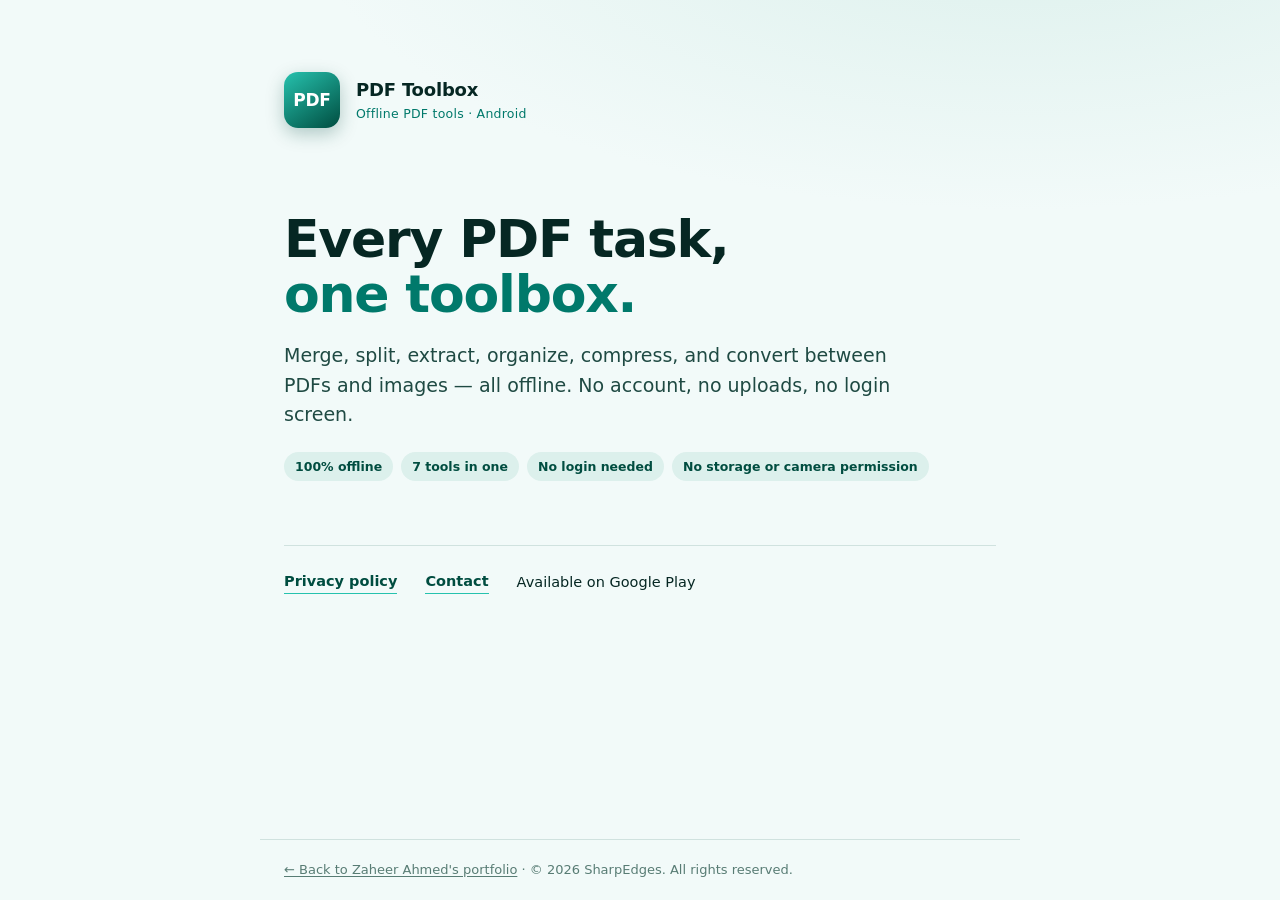
<file: pdf-toolbox.html>
<!DOCTYPE html>
<html lang="en">
<head>
<meta charset="utf-8">
<meta name="viewport" content="width=device-width, initial-scale=1">
<title>PDF Toolbox</title>
<meta name="description" content="PDF Toolbox — an offline PDF toolkit for Android. Merge, split, extract, organize, compress and convert PDFs, all on-device.">
<style>
  :root{
    --teal-deep:#004D40;
    --teal:#00796B;
    --teal-bright:#26C2AE;
    --ink:#062723;
    --paper:#f2faf9;
    --mist:#dcf0ec;
    --line:rgba(0,77,64,.14);
  }
  *{box-sizing:border-box;margin:0;padding:0}
  html{-webkit-text-size-adjust:100%}
  body{
    font-family:"Segoe UI",system-ui,-apple-system,Roboto,Helvetica,Arial,sans-serif;
    color:var(--ink);
    background:
      radial-gradient(1200px 500px at 80% -10%, var(--mist), transparent 60%),
      var(--paper);
    line-height:1.55;
    min-height:100dvh;
    display:flex;
    flex-direction:column;
  }
  .wrap{width:100%;max-width:760px;margin:0 auto;padding:clamp(28px,6vw,72px) 24px}
  header{display:flex;align-items:center;gap:16px;margin-bottom:clamp(40px,9vw,84px)}
  .mark{
    width:56px;height:56px;flex:0 0 56px;border-radius:14px;
    background:linear-gradient(145deg,var(--teal-bright),var(--teal-deep));
    color:#fff;display:grid;place-items:center;
    font-weight:800;font-size:17px;letter-spacing:-.3px;
    box-shadow:0 6px 18px rgba(0,77,64,.28);
  }
  .brand{font-weight:700;font-size:18px;letter-spacing:-.2px}
  .brand small{display:block;font-weight:500;font-size:12.5px;color:var(--teal);letter-spacing:.02em}
  h1{
    font-size:clamp(30px,7vw,52px);
    line-height:1.05;letter-spacing:-1.2px;font-weight:800;
    margin-bottom:20px;max-width:14ch;
  }
  h1 .accent{color:var(--teal)}
  .lede{font-size:clamp(16px,2.4vw,19px);max-width:52ch;color:#1f4a43}
  .meta{
    margin-top:clamp(36px,8vw,64px);
    padding-top:24px;border-top:1px solid var(--line);
    display:flex;flex-wrap:wrap;gap:10px 28px;align-items:center;
    font-size:14.5px;
  }
  .meta a{color:var(--teal-deep);font-weight:600;text-decoration:none;border-bottom:1.5px solid var(--teal-bright);padding-bottom:1px}
  .meta a:hover{color:var(--teal)}
  .meta a:focus-visible{outline:3px solid var(--teal-bright);outline-offset:3px;border-radius:3px}
  .tags{display:flex;flex-wrap:wrap;gap:8px;margin-top:22px}
  .tag{font-size:12.5px;font-weight:600;color:var(--teal-deep);background:var(--mist);padding:5px 11px;border-radius:999px}
  footer{margin-top:auto}
  .foot{max-width:760px;margin:0 auto;padding:20px 24px;color:#587c74;font-size:13px;border-top:1px solid var(--line)}
  @media (prefers-reduced-motion:no-preference){
    .mark{transition:transform .25s ease}
    .mark:hover{transform:translateY(-2px) rotate(-3deg)}
  }
</style>
</head>
<body>
  <div class="wrap">
    <header>
      <div class="mark" aria-hidden="true">PDF</div>
      <div class="brand">PDF Toolbox<small>Offline PDF tools · Android</small></div>
    </header>

    <main>
      <h1>Every PDF task, <span class="accent">one toolbox.</span></h1>
      <p class="lede">Merge, split, extract, organize, compress, and convert between PDFs and images — all offline. No account, no uploads, no login screen.</p>

      <div class="tags">
        <span class="tag">100% offline</span>
        <span class="tag">7 tools in one</span>
        <span class="tag">No login needed</span>
        <span class="tag">No storage or camera permission</span>
      </div>

      <div class="meta">
        <a href="privacy.html">Privacy policy</a>
        <a href="mailto:zaheerpoei@gmail.com">Contact</a>
        <span>Available on Google Play</span>
      </div>
    </main>
  </div>

  <footer>
    <div class="foot"><a href="/" style="color:inherit;text-decoration:underline;text-underline-offset:2px;">← Back to Zaheer Ahmed's portfolio</a> · © <span id="y"></span> SharpEdges. All rights reserved.</div>
  </footer>
  <script>document.getElementById('y').textContent=new Date().getFullYear();</script>
</body>
</html>
</file>
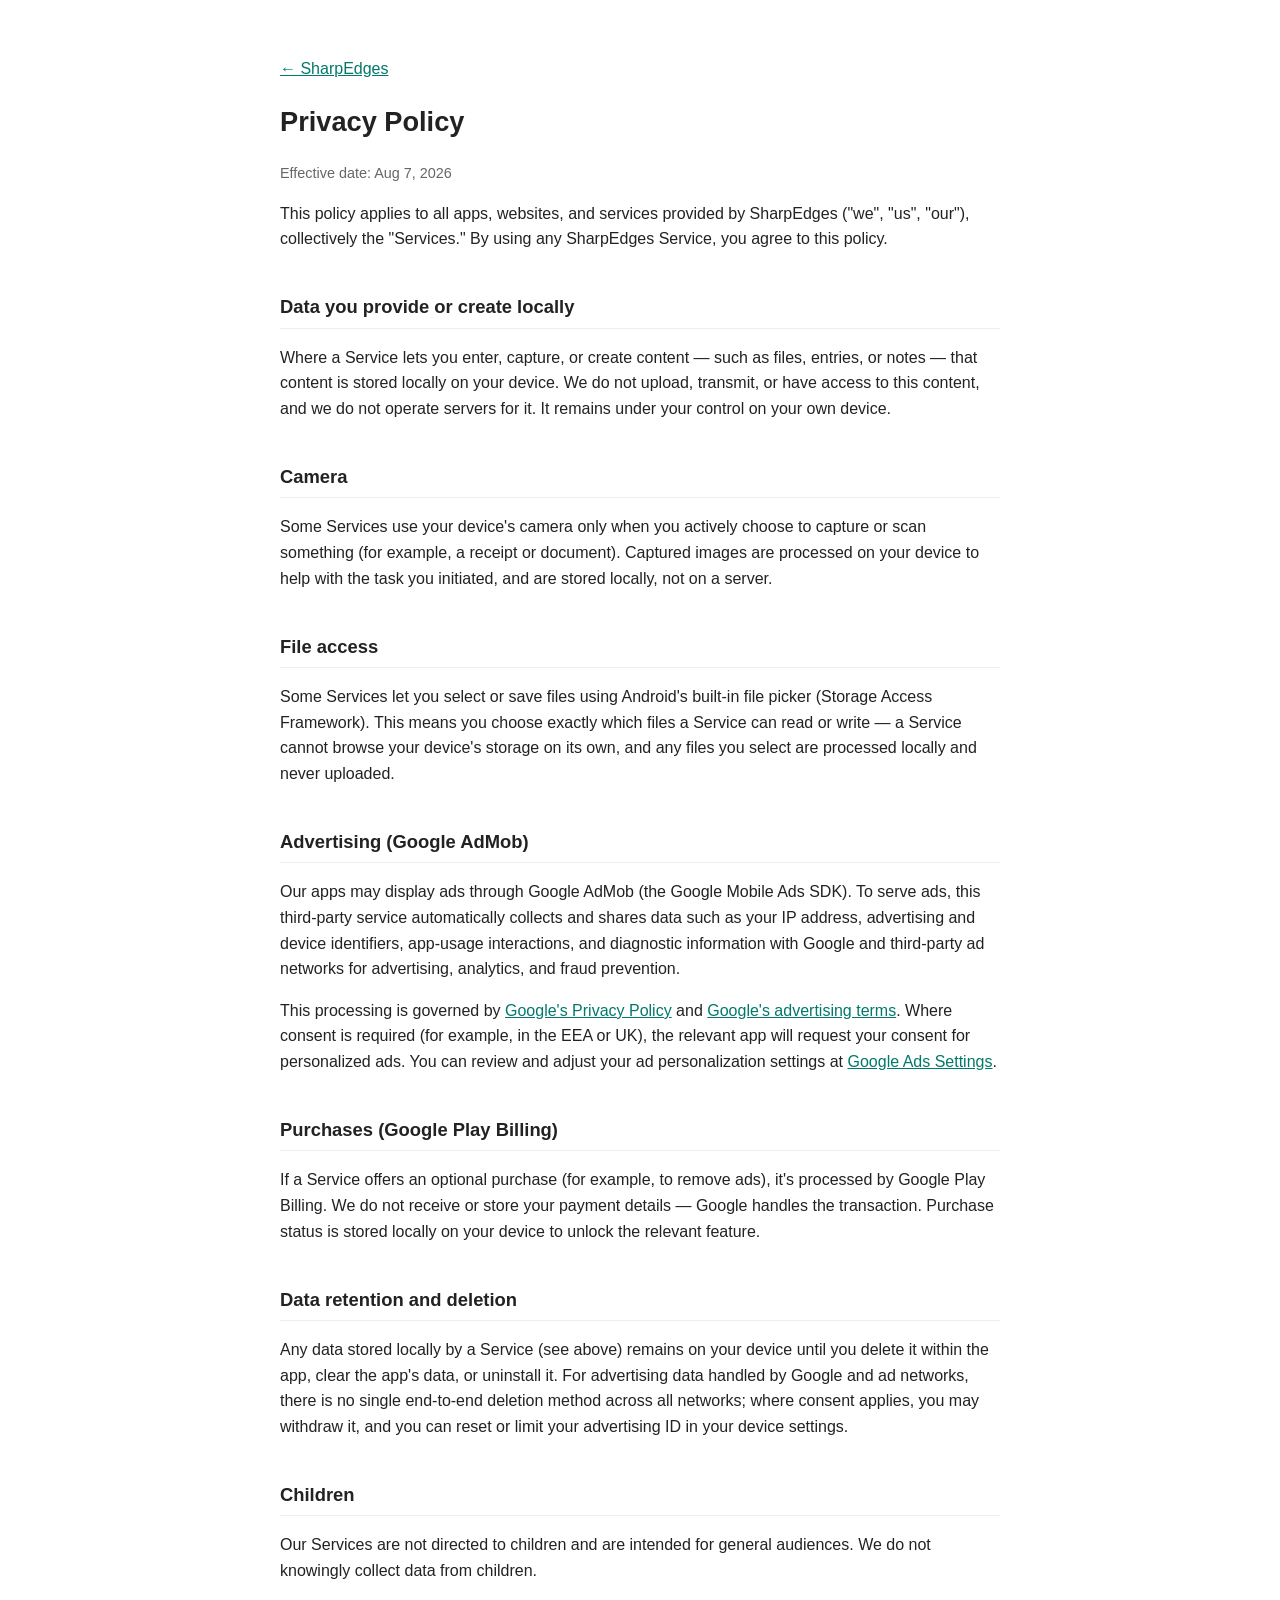
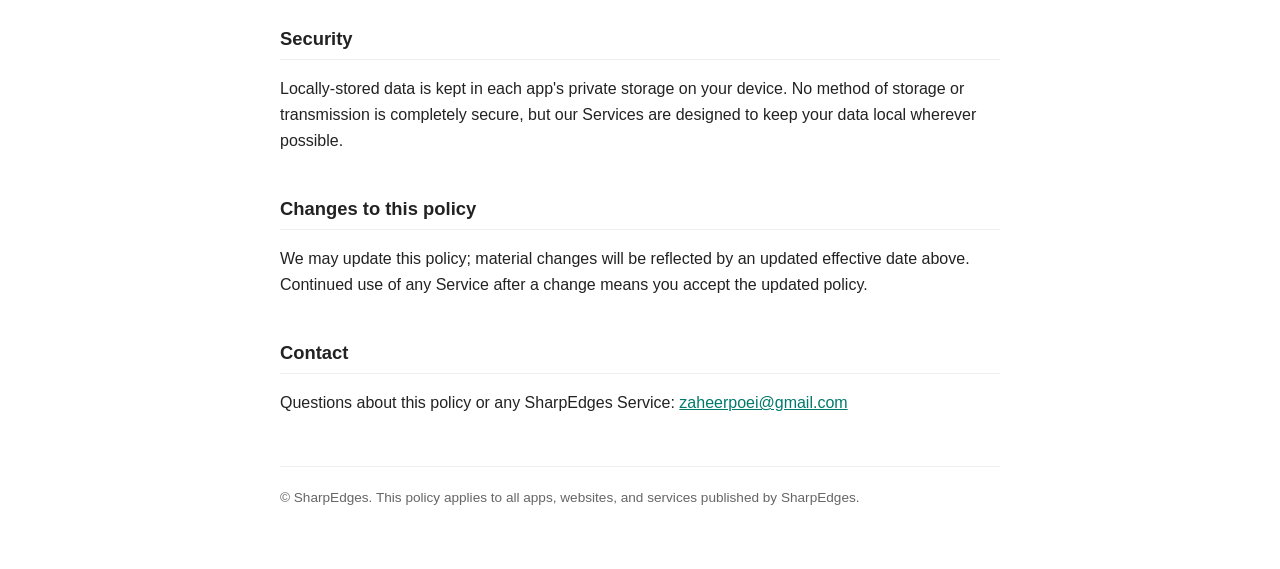
<file: privacy.html>
<!DOCTYPE html>
<html lang="en">
<head>
<meta charset="UTF-8">
<meta name="viewport" content="width=device-width, initial-scale=1.0">
<title>Privacy Policy — SharpEdges</title>
<meta name="description" content="Privacy policy for SharpEdges apps and services: what data we handle, how AdMob ads work, and your choices.">
<style>
  body {
    font-family: -apple-system, Segoe UI, Roboto, Helvetica, Arial, sans-serif;
    line-height: 1.6; max-width: 720px; margin: 0 auto; padding: 40px 20px 60px; color: #222;
  }
  a { color: #00796B; }
  h1 { font-size: 1.7em; }
  h2 { font-size: 1.15em; margin-top: 2.2em; border-bottom: 1px solid #eee; padding-bottom: 6px; }
  .effective-date { color: #666; font-size: 0.9em; }
  .note { color: #666; font-size: 0.85em; font-style: italic; }
  footer { margin-top: 50px; padding-top: 20px; border-top: 1px solid #eee; color: #666; font-size: 0.85em; }
</style>
</head>
<body>

<p><a href="https://zaheerpoei.github.io/">← SharpEdges</a></p>

<h1>Privacy Policy</h1>
<p class="effective-date">Effective date: <!-- REPLACE each time you update this page --> Aug 7, 2026</p>

<p>
  This policy applies to all apps, websites, and services provided by
  SharpEdges ("we", "us", "our"), collectively the "Services." By using any
  SharpEdges Service, you agree to this policy.
</p>

<h2>Data you provide or create locally</h2>
<p>
  Where a Service lets you enter, capture, or create content — such as
  files, entries, or notes — that content is stored locally on your device.
  We do not upload, transmit, or have access to this content, and we do not
  operate servers for it. It remains under your control on your own device.
</p>

<h2>Camera</h2>
<p>
  Some Services use your device's camera only when you actively choose to
  capture or scan something (for example, a receipt or document). Captured
  images are processed on your device to help with the task you initiated,
  and are stored locally, not on a server.
</p>

<h2>File access</h2>
<p>
  Some Services let you select or save files using Android's built-in file
  picker (Storage Access Framework). This means you choose exactly which
  files a Service can read or write — a Service cannot browse your device's
  storage on its own, and any files you select are processed locally and
  never uploaded.
</p>

<h2>Advertising (Google AdMob)</h2>
<p>
  Our apps may display ads through Google AdMob (the Google Mobile Ads
  SDK). To serve ads, this third-party service automatically collects and
  shares data such as your IP address, advertising and device identifiers,
  app-usage interactions, and diagnostic information with Google and
  third-party ad networks for advertising, analytics, and fraud prevention.
</p>
<p>
  This processing is governed by <a href="https://policies.google.com/privacy" target="_blank" rel="noopener">Google's Privacy Policy</a>
  and <a href="https://policies.google.com/technologies/ads" target="_blank" rel="noopener">Google's advertising terms</a>.
  Where consent is required (for example, in the EEA or UK), the relevant
  app will request your consent for personalized ads. You can review and
  adjust your ad personalization settings at
  <a href="https://adssettings.google.com" target="_blank" rel="noopener">Google Ads Settings</a>.
</p>

<h2>Purchases (Google Play Billing)</h2>
<p>
  If a Service offers an optional purchase (for example, to remove ads),
  it's processed by Google Play Billing. We do not receive or store your
  payment details — Google handles the transaction. Purchase status is
  stored locally on your device to unlock the relevant feature.
</p>

<h2>Data retention and deletion</h2>
<p>
  Any data stored locally by a Service (see above) remains on your device
  until you delete it within the app, clear the app's data, or uninstall
  it. For advertising data handled by Google and ad networks, there is no
  single end-to-end deletion method across all networks; where consent
  applies, you may withdraw it, and you can reset or limit your advertising
  ID in your device settings.
</p>

<h2>Children</h2>
<p>
  Our Services are not directed to children and are intended for general
  audiences. We do not knowingly collect data from children.
</p>

<h2>Security</h2>
<p>
  Locally-stored data is kept in each app's private storage on your device.
  No method of storage or transmission is completely secure, but our
  Services are designed to keep your data local wherever possible.
</p>

<h2>Changes to this policy</h2>
<p>
  We may update this policy; material changes will be reflected by an
  updated effective date above. Continued use of any Service after a
  change means you accept the updated policy.
</p>

<h2>Contact</h2>
<p>Questions about this policy or any SharpEdges Service: <a href="mailto:zaheerpoei@gmail.com">zaheerpoei@gmail.com</a></p>

<footer>
  © SharpEdges. This policy applies to all apps, websites, and services
  published by SharpEdges.
</footer>

</body>
</html>
</file>
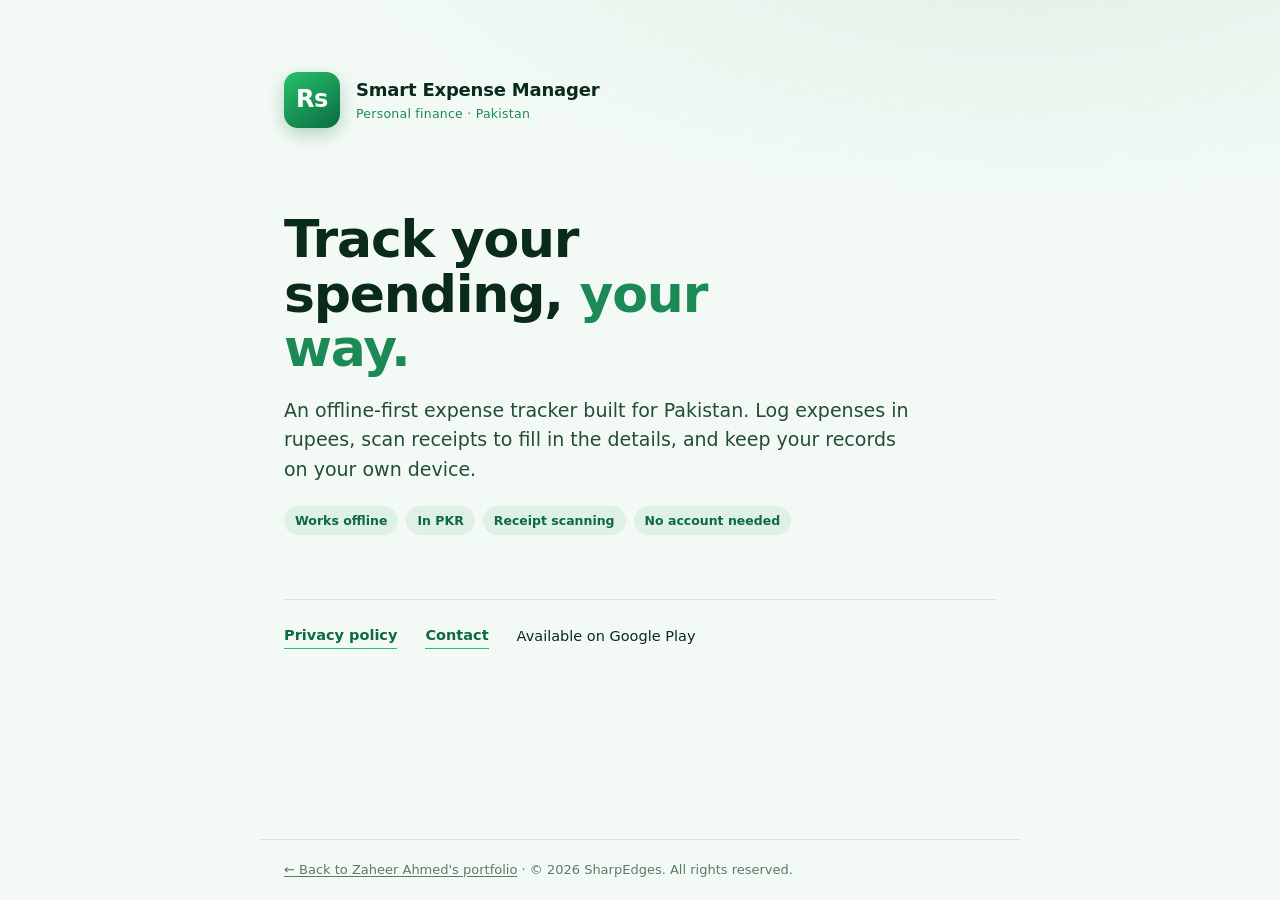
<file: smart-expense-manager.html>
<!DOCTYPE html>
<html lang="en">
<head>
<meta charset="utf-8">
<meta name="viewport" content="width=device-width, initial-scale=1">
<title>Smart Expense Manager</title>
<meta name="description" content="Smart Expense Manager — an offline-first expense tracker built for Pakistan. Track spending in PKR, scan receipts, stay private.">
<style>
  :root{
    --green-deep:#0B6B42;
    --green:#1B8A57;
    --green-bright:#26C26B;
    --ink:#0a2a1c;
    --paper:#f3faf5;
    --mist:#dff0e6;
    --line:rgba(11,107,66,.14);
  }
  *{box-sizing:border-box;margin:0;padding:0}
  html{-webkit-text-size-adjust:100%}
  body{
    font-family:"Segoe UI",system-ui,-apple-system,Roboto,Helvetica,Arial,sans-serif;
    color:var(--ink);
    background:
      radial-gradient(1200px 500px at 80% -10%, var(--mist), transparent 60%),
      var(--paper);
    line-height:1.55;
    min-height:100dvh;
    display:flex;
    flex-direction:column;
  }
  .wrap{width:100%;max-width:760px;margin:0 auto;padding:clamp(28px,6vw,72px) 24px}
  header{display:flex;align-items:center;gap:16px;margin-bottom:clamp(40px,9vw,84px)}
  .mark{
    width:56px;height:56px;flex:0 0 56px;border-radius:14px;
    background:linear-gradient(145deg,var(--green-bright),var(--green-deep));
    color:#fff;display:grid;place-items:center;
    font-weight:800;font-size:24px;letter-spacing:-.5px;
    box-shadow:0 6px 18px rgba(11,107,66,.28);
  }
  .brand{font-weight:700;font-size:18px;letter-spacing:-.2px}
  .brand small{display:block;font-weight:500;font-size:12.5px;color:var(--green);letter-spacing:.02em}
  h1{
    font-size:clamp(30px,7vw,52px);
    line-height:1.05;letter-spacing:-1.2px;font-weight:800;
    margin-bottom:20px;max-width:14ch;
  }
  h1 .accent{color:var(--green)}
  .lede{font-size:clamp(16px,2.4vw,19px);max-width:52ch;color:#244c39}
  .meta{
    margin-top:clamp(36px,8vw,64px);
    padding-top:24px;border-top:1px solid var(--line);
    display:flex;flex-wrap:wrap;gap:10px 28px;align-items:center;
    font-size:14.5px;
  }
  .meta a{color:var(--green-deep);font-weight:600;text-decoration:none;border-bottom:1.5px solid var(--green-bright);padding-bottom:1px}
  .meta a:hover{color:var(--green)}
  .meta a:focus-visible{outline:3px solid var(--green-bright);outline-offset:3px;border-radius:3px}
  .tags{display:flex;flex-wrap:wrap;gap:8px;margin-top:22px}
  .tag{font-size:12.5px;font-weight:600;color:var(--green-deep);background:var(--mist);padding:5px 11px;border-radius:999px}
  footer{margin-top:auto}
  .foot{max-width:760px;margin:0 auto;padding:20px 24px;color:#5a7a6a;font-size:13px;border-top:1px solid var(--line)}
  @media (prefers-reduced-motion:no-preference){
    .mark{transition:transform .25s ease}
    .mark:hover{transform:translateY(-2px) rotate(-3deg)}
  }
</style>
</head>
<body>
  <div class="wrap">
    <header>
      <div class="mark" aria-hidden="true">Rs</div>
      <div class="brand">Smart Expense Manager<small>Personal finance · Pakistan</small></div>
    </header>

    <main>
      <h1>Track your spending, <span class="accent">your way.</span></h1>
      <p class="lede">An offline-first expense tracker built for Pakistan. Log expenses in rupees, scan receipts to fill in the details, and keep your records on your own device.</p>

      <div class="tags">
        <span class="tag">Works offline</span>
        <span class="tag">In PKR</span>
        <span class="tag">Receipt scanning</span>
        <span class="tag">No account needed</span>
      </div>

      <div class="meta">
        <a href="privacy.html">Privacy policy</a>
        <a href="mailto:zaheerpoei@gmail.com">Contact</a>
        <span>Available on Google Play</span>
      </div>
    </main>
  </div>

  <footer>
    <div class="foot"><a href="/" style="color:inherit;text-decoration:underline;text-underline-offset:2px;">← Back to Zaheer Ahmed's portfolio</a> · © <span id="y"></span> SharpEdges. All rights reserved.</div>
  </footer>
  <script>document.getElementById('y').textContent=new Date().getFullYear();</script>
</body>
</html>
</file>
